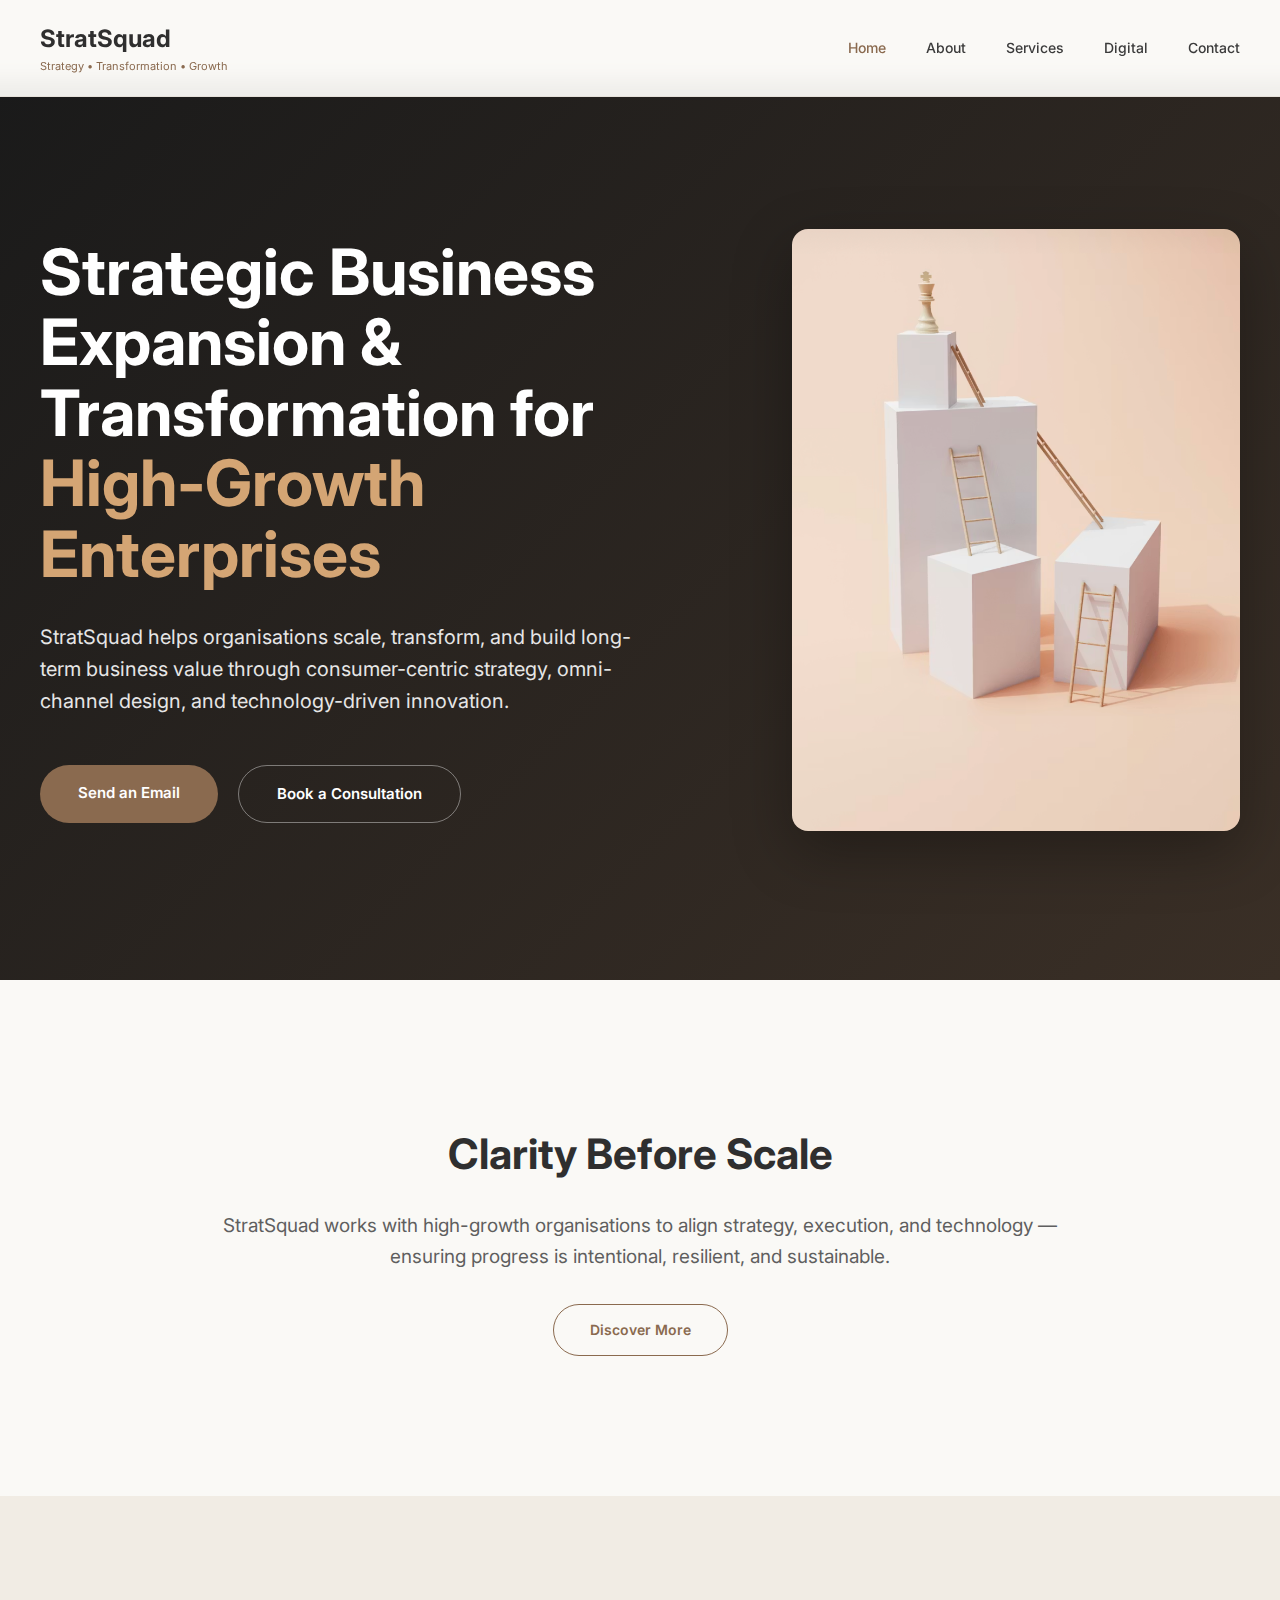
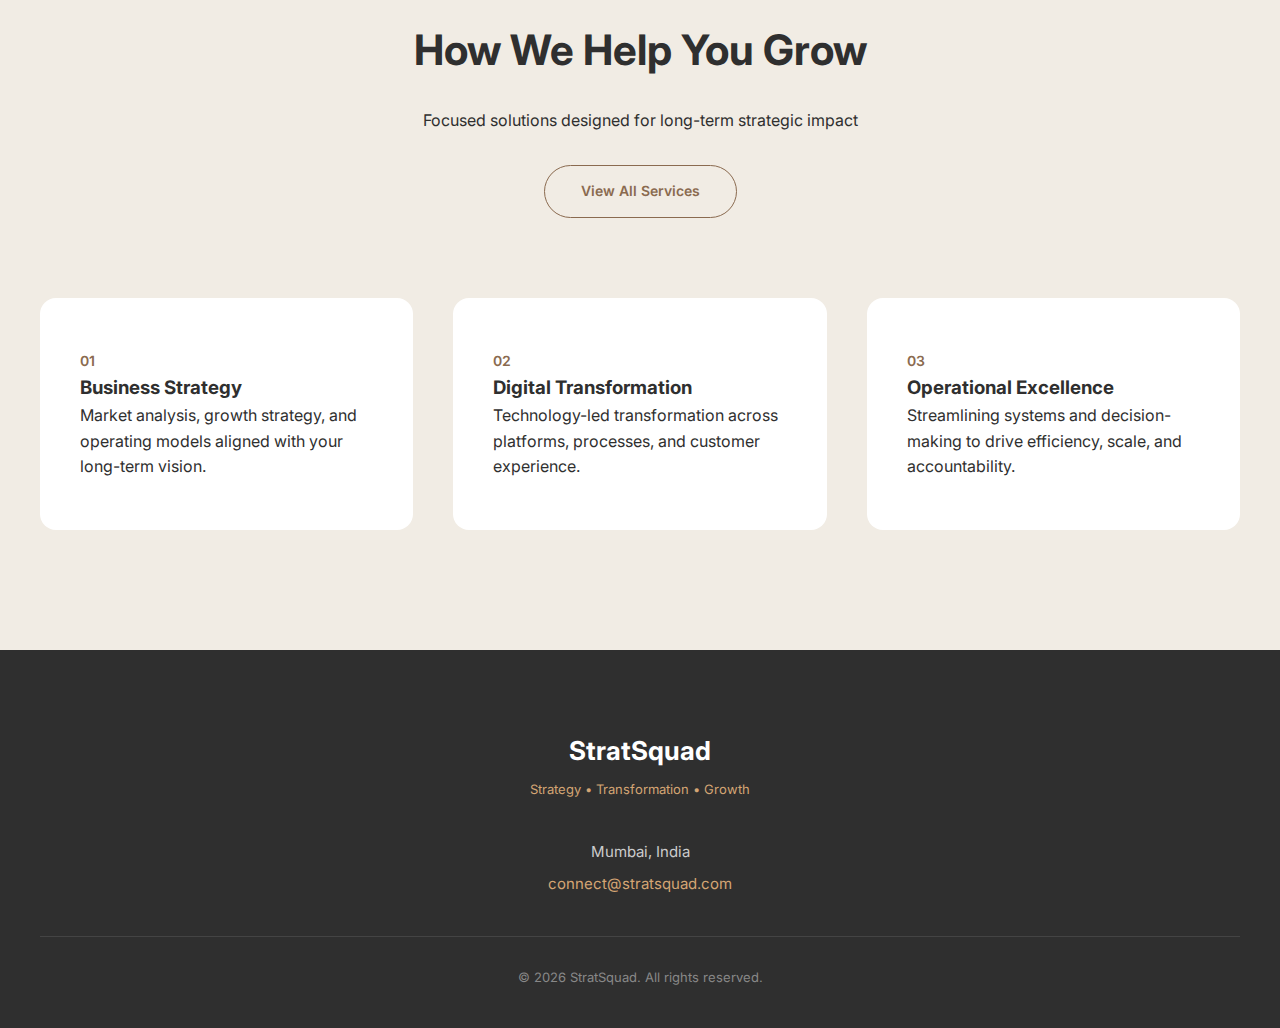
<file: index.html>
<!DOCTYPE html>
<html lang="en">
<head>
  <meta charset="UTF-8" />
  <meta name="viewport" content="width=device-width, initial-scale=1" />
  <title>StratSquad | Strategy • Transformation • Growth</title>
  <meta name="description" content="StratSquad partners with founders, boards, and leadership teams to build clarity, enable confident growth, and create long-term enterprise value through strategic business expansion and transformation.">

  <!-- Google Font -->
  <link href="https://fonts.googleapis.com/css2?family=Inter:wght@300;400;500;600;700&display=swap" rel="stylesheet">
  
  <!-- Favicon -->
  <link rel="icon" type="image/png" href="favicon.png">

  <!-- CSS -->
  <link rel="stylesheet" href="style.css">
</head>

<body>

<!-- ================= HEADER ================= -->
<header class="site-header">
  <div class="header-container">

    <div class="logo-area">
      <a href="index.html">
        <span class="logo">StratSquad</span>
        <span class="tagline">Strategy • Transformation • Growth</span>
      </a>
    </div>

    <!-- Hamburger Menu Button -->
    <button class="hamburger" id="hamburger" aria-label="Toggle navigation menu">
      <span></span>
      <span></span>
      <span></span>
    </button>

    <nav class="nav-links" id="navLinks">
      <a href="index.html" class="active">Home</a>
      <a href="about.html">About</a>
      <a href="services.html">Services</a>
      <a href="digital.html">Digital</a>
      <a href="contact.html">Contact</a>
    </nav>

  </div>
</header>

<!-- ================= HERO ================= -->
<section class="hero">
  <div class="hero-container">

    <div class="hero-text">
      <h1>
        Strategic Business<br>
        Expansion &<br>
        Transformation for<br>
        <span>High-Growth Enterprises</span>
      </h1>

      <p class="hero-subtext">
        StratSquad helps organisations scale, transform, and build long-term business value through consumer-centric strategy, omni-channel design, and technology-driven innovation.
      </p>

      <div class="hero-cta">
        <a href="mailto:connect@stratsquad.com" class="hero-btn primary">
          Send an Email
        </a>
        <a href="contact.html" class="hero-btn secondary">
          Book a Consultation
        </a>
      </div>
    </div>

    <div class="hero-image">
      <img src="image.png" alt="Strategic business planning session with StratSquad consultants">
    </div>

  </div>
</section>

<!-- ================= BRIEF INTRO ================= -->
<section class="brief-intro">
  <div class="intro-container">

    <h2 class="section-title">Clarity Before Scale</h2>

    <p>
      StratSquad works with high-growth organisations to align
      strategy, execution, and technology — ensuring progress
      is intentional, resilient, and sustainable.
    </p>

    <a href="about.html" class="soft-btn">Discover More</a>

  </div>
</section>

<!-- ================= SERVICES ================= -->
<section class="services-preview">
  <div class="services-container">

    <div class="services-header">
     <h2 class="section-title">How We Help You Grow</h2>
      <p>Focused solutions designed for long-term strategic impact</p>

      <a href="services.html" class="soft-btn">View All Services</a>
    </div>

    <div class="services-grid">

      <div class="service-card">
        <span class="service-number">01</span>
        <h3>Business Strategy</h3>
        <p>
          Market analysis, growth strategy, and operating models
          aligned with your long-term vision.
        </p>
      </div>

      <div class="service-card">
        <span class="service-number">02</span>
        <h3>Digital Transformation</h3>
        <p>
          Technology-led transformation across platforms,
          processes, and customer experience.
        </p>
      </div>

      <div class="service-card">
        <span class="service-number">03</span>
        <h3>Operational Excellence</h3>
        <p>
          Streamlining systems and decision-making to drive
          efficiency, scale, and accountability.
        </p>
      </div>

    </div>

  </div>
</section>

<!-- ================= FOOTER ================= -->
<footer class="site-footer">
  <div class="footer-container">

    <div class="footer-logo">StratSquad</div>
    <div class="footer-tagline">Strategy • Transformation • Growth</div>

    <div class="footer-info">
      <p>Mumbai, India</p>
      <p><a href="mailto:connect@stratsquad.com">connect@stratsquad.com</a></p>
    </div>

    <div class="footer-copy">
      &copy; 2026 StratSquad. All rights reserved.
    </div>

  </div>
</footer>

<!-- ================= JAVASCRIPT ================= -->
<script>
  const hamburger = document.getElementById('hamburger');
  const navLinks = document.getElementById('navLinks');
  
  // Toggle menu
  hamburger.addEventListener('click', function(e) {
    e.stopPropagation();
    this.classList.toggle('active');
    navLinks.classList.toggle('active');
    
    // Prevent body scroll when menu is open
    if (navLinks.classList.contains('active')) {
      document.body.style.overflow = 'hidden';
    } else {
      document.body.style.overflow = '';
    }
  });
  
  // Close menu when clicking nav links
  const navItems = navLinks.querySelectorAll('a');
  navItems.forEach(item => {
    item.addEventListener('click', function() {
      hamburger.classList.remove('active');
      navLinks.classList.remove('active');
      document.body.style.overflow = '';
    });
  });
  
  // Close menu when clicking outside
  document.addEventListener('click', function(e) {
    if (window.innerWidth <= 768) {
      if (!navLinks.contains(e.target) && !hamburger.contains(e.target)) {
        hamburger.classList.remove('active');
        navLinks.classList.remove('active');
        document.body.style.overflow = '';
      }
    }
  });
  
  // Reset on window resize
  window.addEventListener('resize', function() {
    if (window.innerWidth > 768) {
      hamburger.classList.remove('active');
      navLinks.classList.remove('active');
      document.body.style.overflow = '';
    }
  });
</script>

</body>
</html>
</file>
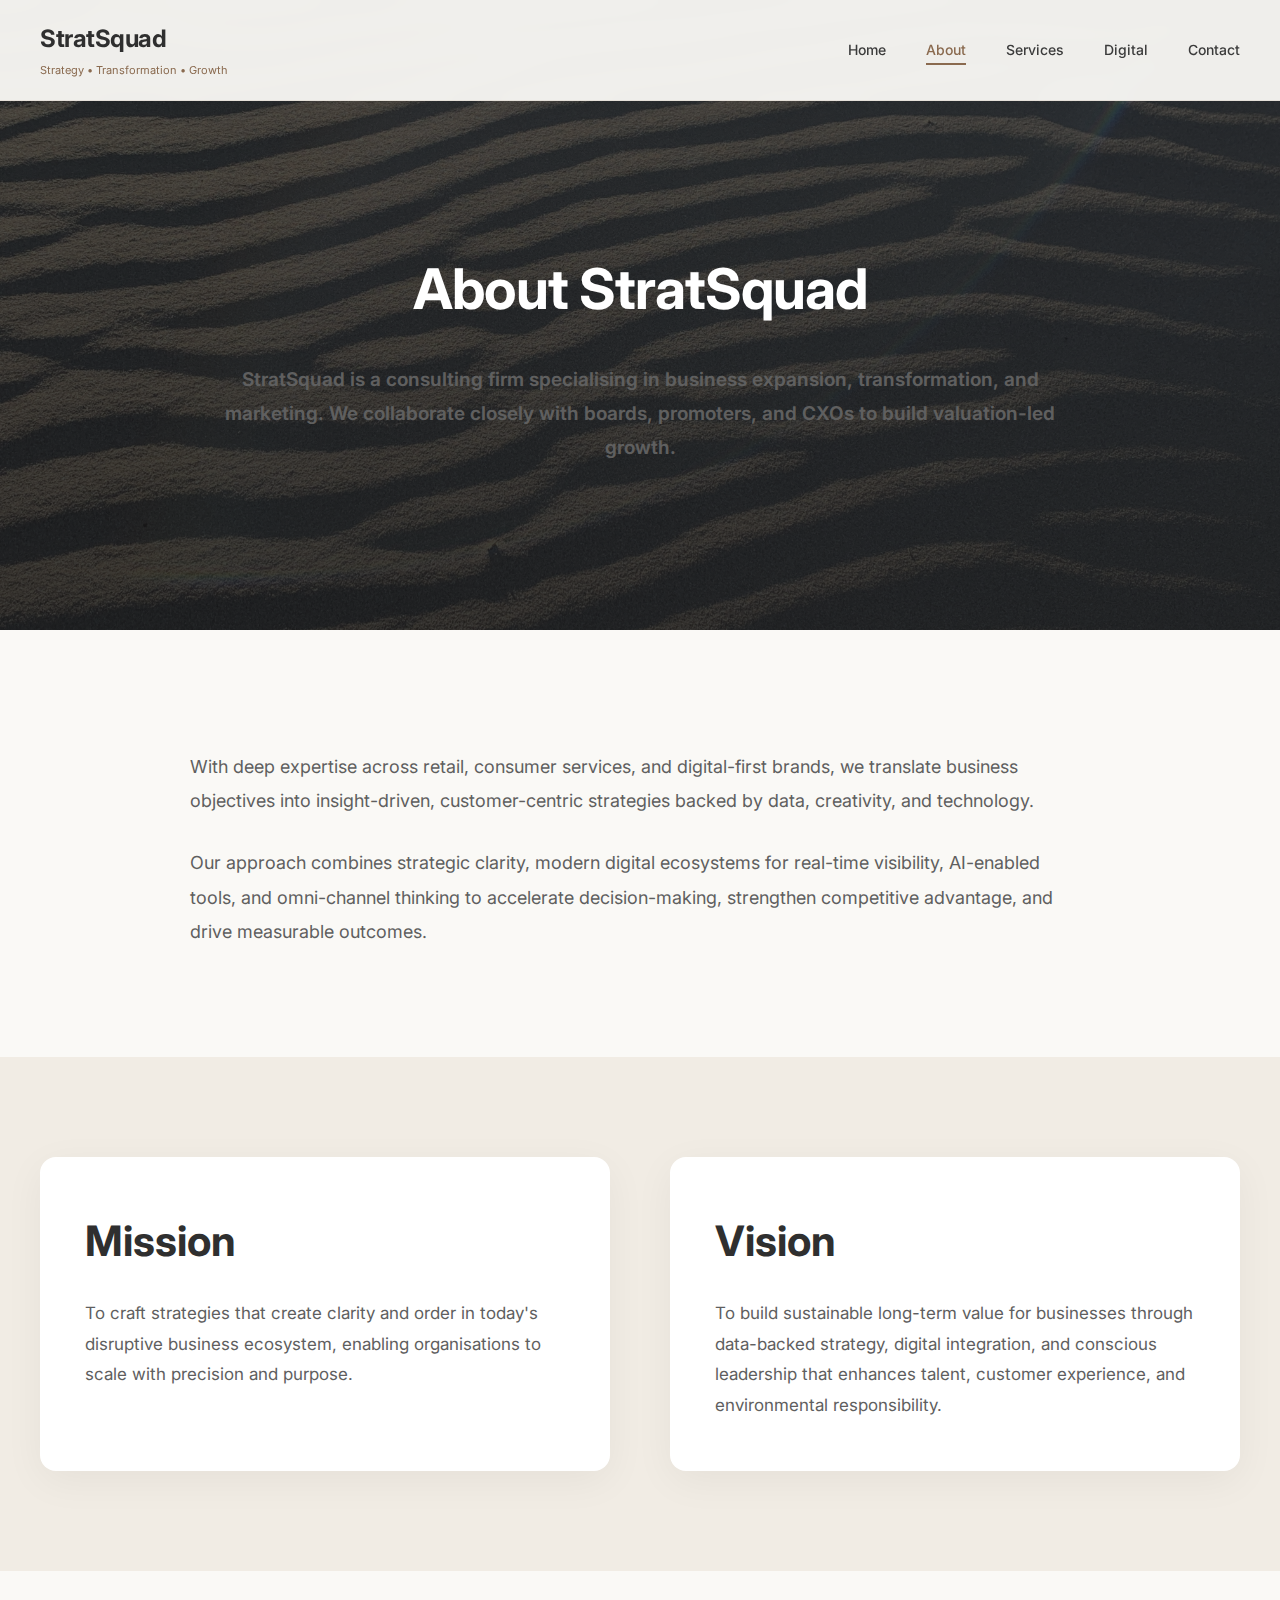
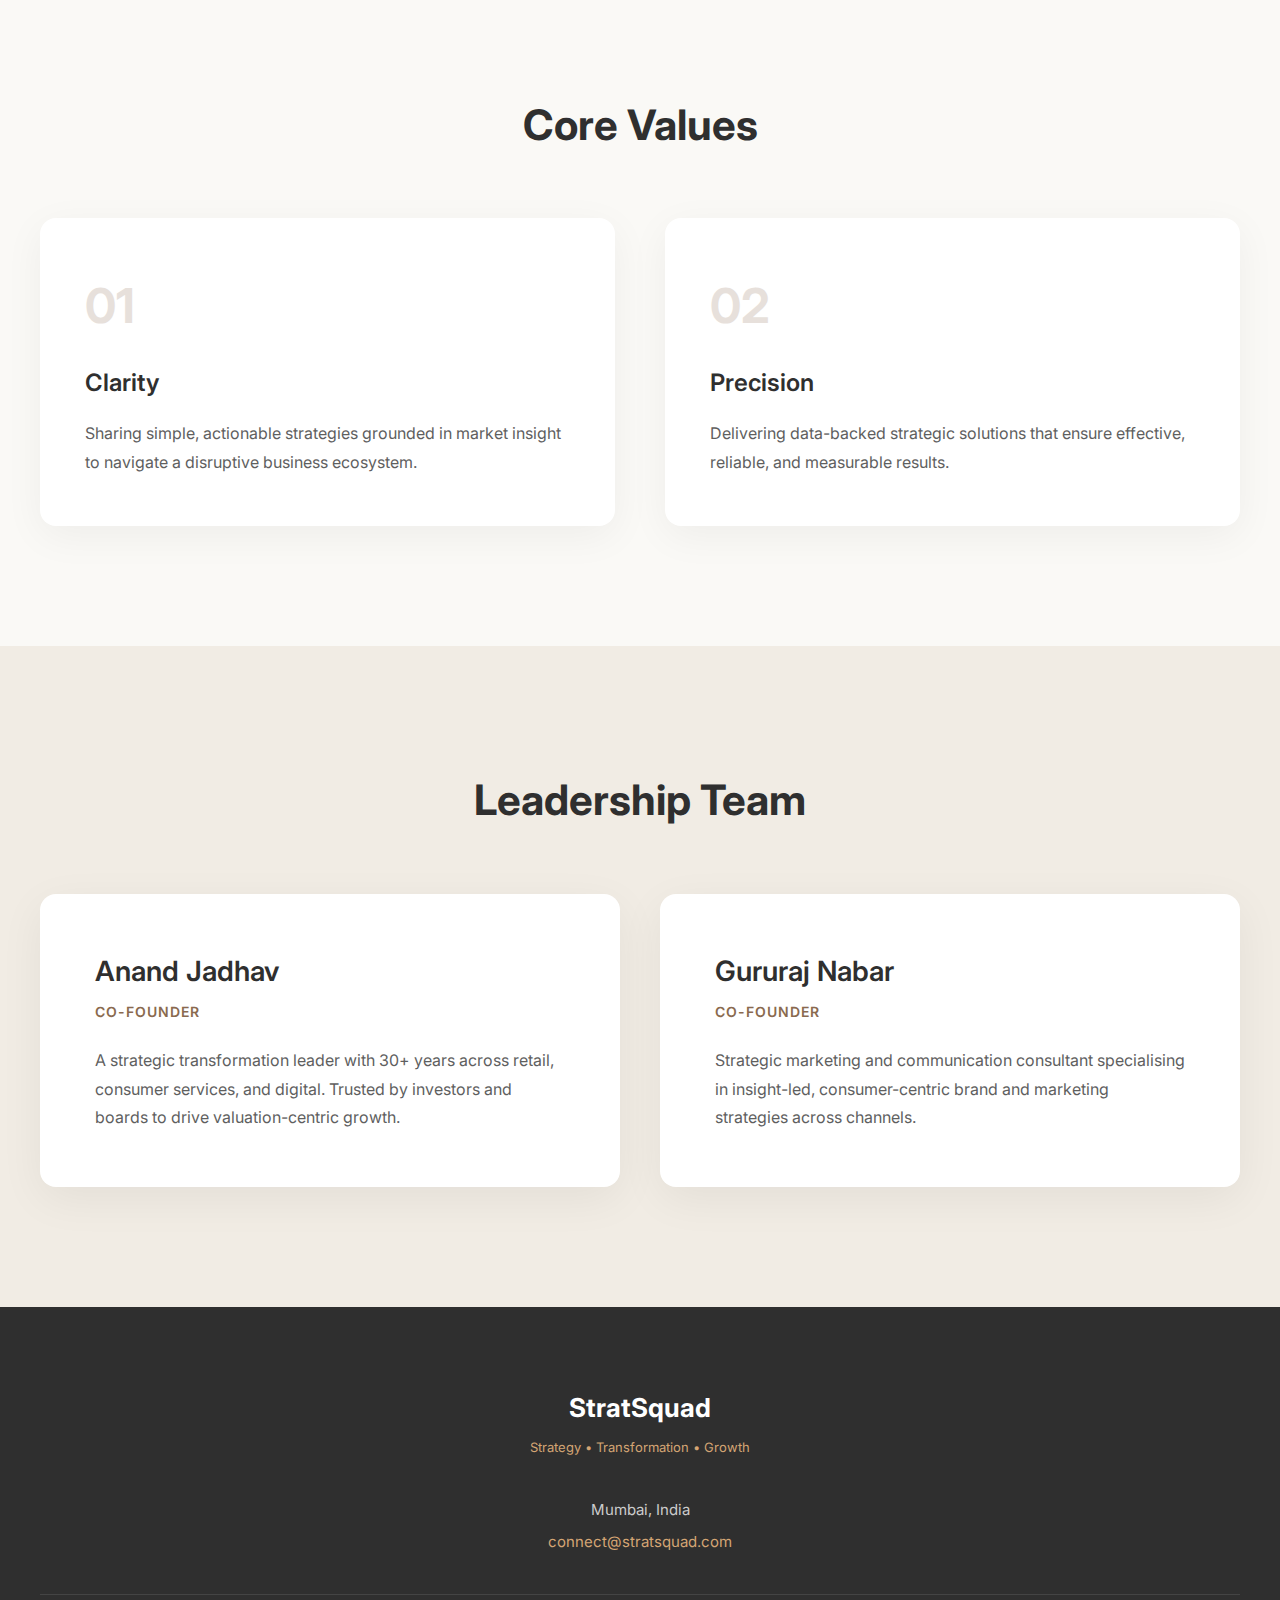
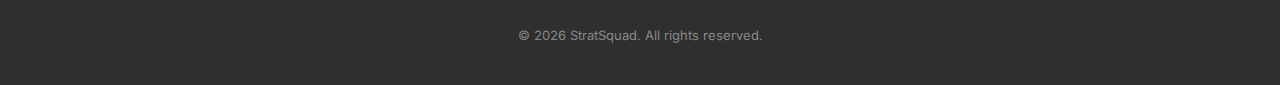
<file: about.html>
<!DOCTYPE html>
<html lang="en">
<head>
  <meta charset="UTF-8" />
  <meta name="viewport" content="width=device-width, initial-scale=1" />
  <title>About Us | StratSquad</title>
  <meta name="description" content="StratSquad is a consulting firm specialising in business expansion, transformation, and marketing. We work with boards, promoters, and CXOs to build valuation-led growth.">

  <!-- Google Font -->
  <link href="https://fonts.googleapis.com/css2?family=Inter:wght@300;400;500;600;700&display=swap" rel="stylesheet">
  
  <!-- Favicon -->
  <link rel="icon" type="image/png" href="favicon.png">

  <!-- CSS -->
  <link rel="stylesheet" href="about.css">
  <link rel="stylesheet" href="style.css">
  
</head>

<body>

<!-- ================= HEADER ================= -->
<header class="site-header">
  <div class="header-container">

    <div class="logo-area">
      <a href="index.html">
        <span class="logo">StratSquad</span>
        <span class="tagline">Strategy • Transformation • Growth</span>
      </a>
    </div>

    <!-- Hamburger Menu Button -->
    <button class="hamburger" id="hamburger" aria-label="Toggle navigation menu">
      <span></span>
      <span></span>
      <span></span>
    </button>

    <nav class="nav-links" id="navLinks">
      <a href="index.html">Home</a>
      <a href="about.html" class="active">About</a>
      <a href="services.html">Services</a>
      <a href="digital.html">Digital</a>
      <a href="contact.html">Contact</a>
    </nav>

  </div>
</header>

<!-- ================= PAGE INTRO ================= -->
<section class="page-intro image-intro">
  <div class="intro-overlay"></div>

  <div class="intro-container">
    <h1>About StratSquad</h1>

    <p>
      StratSquad is a consulting firm specialising in business expansion,
      transformation, and marketing. We collaborate closely with boards,
      promoters, and CXOs to build valuation-led growth.
    </p>
  </div>
</section>

<!-- ================= ABOUT DETAIL ================= -->
<section class="about-detail">
  <div class="content-container narrow">

    <p>
      With deep expertise across retail, consumer services, and digital-first
      brands, we translate business objectives into insight-driven,
      customer-centric strategies backed by data, creativity, and technology.
    </p>

    <p>
      Our approach combines strategic clarity, modern digital ecosystems for
      real-time visibility, AI-enabled tools, and omni-channel thinking to
      accelerate decision-making, strengthen competitive advantage, and drive
      measurable outcomes.
    </p>

  </div>
</section>

<!-- ================= MISSION & VISION ================= -->
<section class="mission-vision">
  <div class="content-container two-column">

    <div class="mv-card">
      <h2 class="section-title">Mission</h2>
      <p>
        To craft strategies that create clarity and order in today's disruptive
        business ecosystem, enabling organisations to scale with precision
        and purpose.
      </p>
    </div>

    <div class="mv-card">
      <h2 class="section-title">Vision</h2>
      <p>
        To build sustainable long-term value for businesses through
        data-backed strategy, digital integration, and conscious leadership
        that enhances talent, customer experience, and environmental
        responsibility.
      </p>
    </div>

  </div>
</section>

<!-- ================= CORE VALUES ================= -->
<section class="core-values">
  <div class="content-container">

    <h2 class="section-title center">Core Values</h2>

    <div class="values-grid">

      <div class="value-card">
        <span>01</span>
        <h3>Clarity</h3>
        <p>
          Sharing simple, actionable strategies grounded in market insight
          to navigate a disruptive business ecosystem.
        </p>
      </div>

      <div class="value-card">
        <span>02</span>
        <h3>Precision</h3>
        <p>
          Delivering data-backed strategic solutions that ensure effective,
          reliable, and measurable results.
        </p>
      </div>

    </div>

  </div>
</section>

<!-- ================= LEADERSHIP ================= -->
<section class="leadership">
  <div class="content-container">

    <h2 class="section-title center">Leadership Team</h2>

    <div class="leadership-grid">

      <div class="leader-card">
        <h4>Anand Jadhav</h4>
        <span>Co-Founder</span>
        <p>
          A strategic transformation leader with 30+ years across retail,
          consumer services, and digital. Trusted by investors and boards
          to drive valuation-centric growth.
        </p>
      </div>

      <div class="leader-card">
        <h4>Gururaj Nabar</h4>
        <span>Co-Founder</span>
        <p>
          Strategic marketing and communication consultant specialising in
          insight-led, consumer-centric brand and marketing strategies
          across channels.
        </p>
      </div>

    </div>

  </div>
</section>

<!-- ================= FOOTER ================= -->
<footer class="site-footer">
  <div class="footer-container">

    <div class="footer-logo">StratSquad</div>
    <div class="footer-tagline">Strategy • Transformation • Growth</div>

    <div class="footer-info">
      <p>Mumbai, India</p>
      <p><a href="mailto:connect@stratsquad.com">connect@stratsquad.com</a></p>
    </div>

    <div class="footer-copy">
      &copy; 2026 StratSquad. All rights reserved.
    </div>

  </div>
</footer>

<!-- ================= JAVASCRIPT ================= -->
<script>
  const hamburger = document.getElementById('hamburger');
  const navLinks = document.getElementById('navLinks');
  
  // Toggle menu
  hamburger.addEventListener('click', function(e) {
    e.stopPropagation();
    this.classList.toggle('active');
    navLinks.classList.toggle('active');
    
    // Prevent body scroll when menu is open
    if (navLinks.classList.contains('active')) {
      document.body.style.overflow = 'hidden';
    } else {
      document.body.style.overflow = '';
    }
  });
  
  // Close menu when clicking nav links
  const navItems = navLinks.querySelectorAll('a');
  navItems.forEach(item => {
    item.addEventListener('click', function() {
      hamburger.classList.remove('active');
      navLinks.classList.remove('active');
      document.body.style.overflow = '';
    });
  });
  
  // Close menu when clicking outside
  document.addEventListener('click', function(e) {
    if (window.innerWidth <= 768) {
      if (!navLinks.contains(e.target) && !hamburger.contains(e.target)) {
        hamburger.classList.remove('active');
        navLinks.classList.remove('active');
        document.body.style.overflow = '';
      }
    }
  });
  
  // Reset on window resize
  window.addEventListener('resize', function() {
    if (window.innerWidth > 768) {
      hamburger.classList.remove('active');
      navLinks.classList.remove('active');
      document.body.style.overflow = '';
    }
  });
</script>

</body>
</html>
</file>
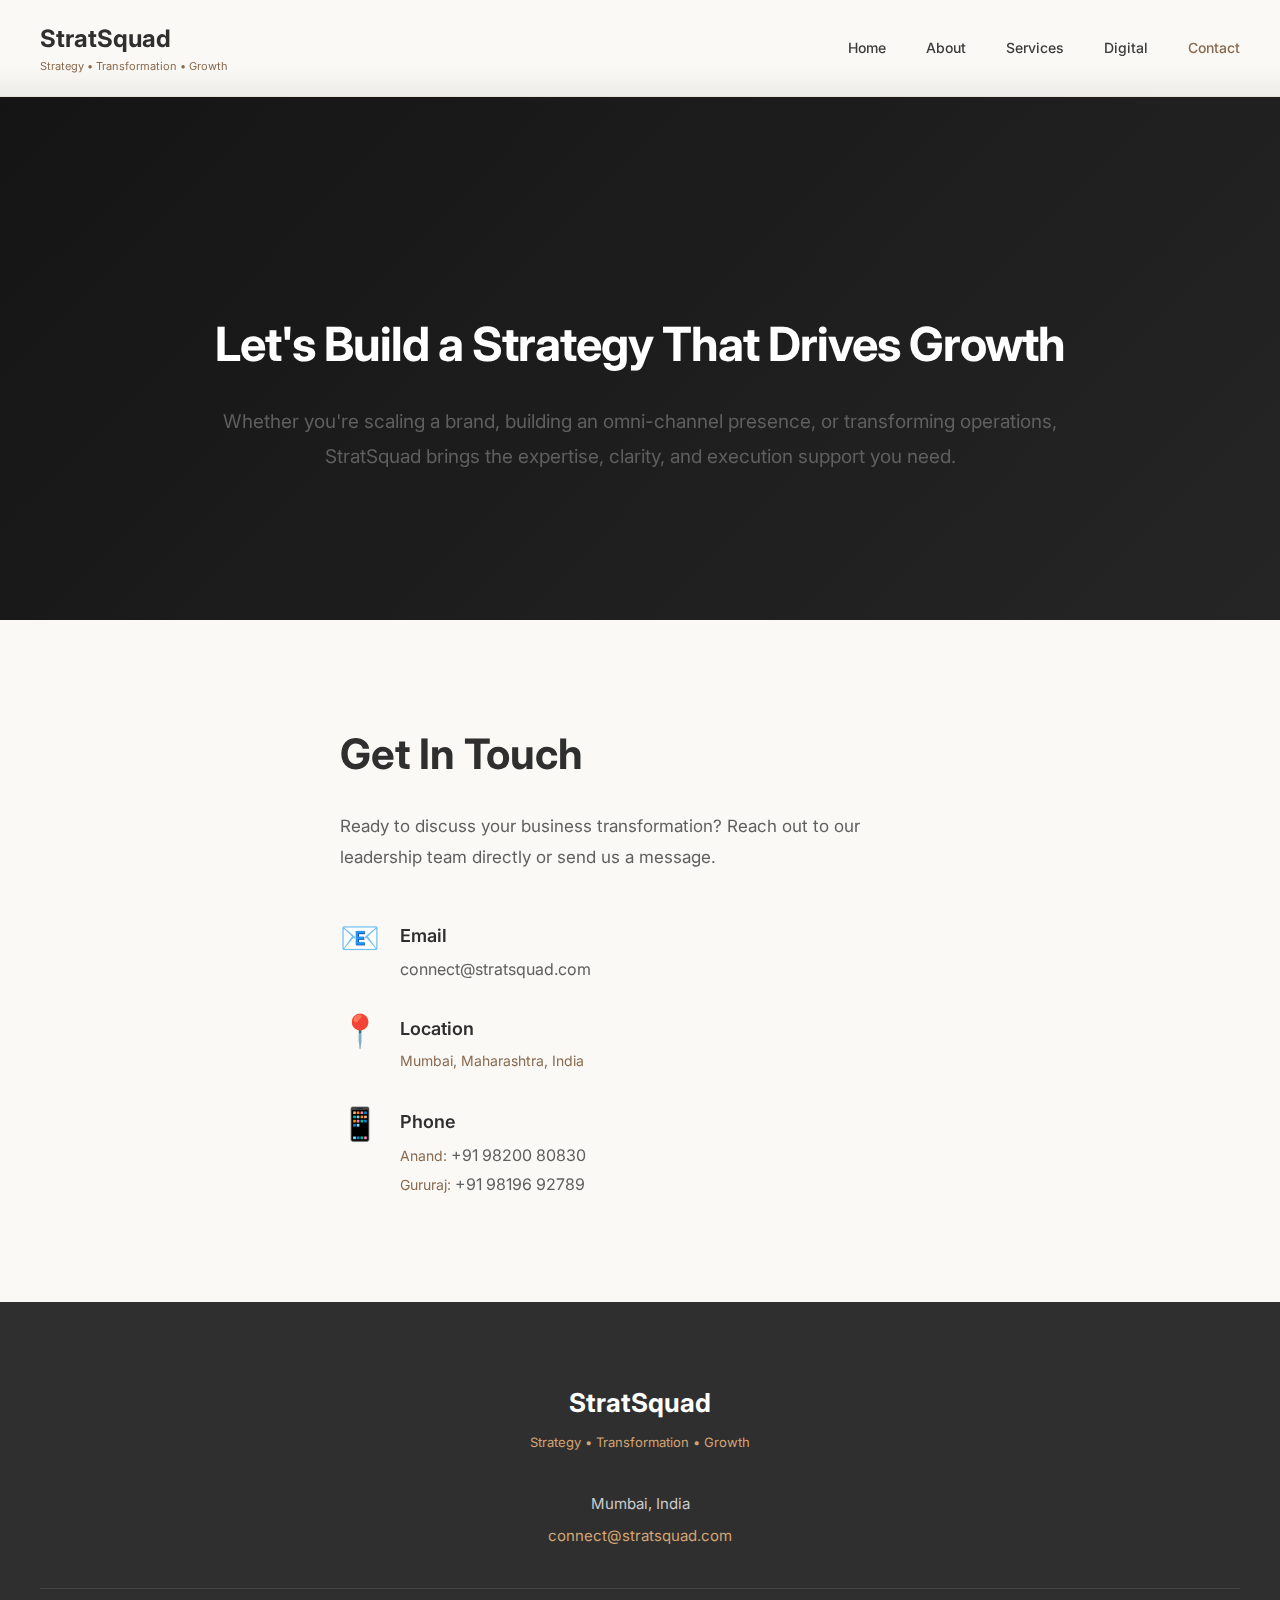
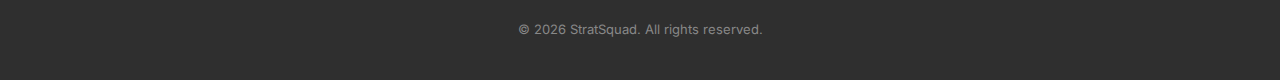
<file: contact.html>
<!DOCTYPE html>
<html lang="en">
<head>
  <meta charset="UTF-8" />
  <meta name="viewport" content="width=device-width, initial-scale=1" />
  <title>Contact Us | StratSquad</title>
  <meta name="description" content="Get in touch with StratSquad's leadership team to discuss your business transformation needs. Based in Mumbai, India, we're ready to help you grow.">

  <!-- Google Fonts -->
  <link href="https://fonts.googleapis.com/css2?family=Inter:wght@300;400;500;600;700&display=swap" rel="stylesheet">
  
  <!-- Favicon -->
  <link rel="icon" type="image/png" href="favicon.png">

  <!-- CSS -->
  <link rel="stylesheet" href="contact.css">
  <link rel="stylesheet" href="style.css">
</head>

<body>

<!-- ================= HEADER ================= -->
<header class="site-header">
  <div class="header-container">

    <div class="logo-area">
      <a href="index.html">
        <span class="logo">StratSquad</span>
        <span class="tagline">Strategy • Transformation • Growth</span>
      </a>
    </div>

    <!-- Hamburger Menu Button -->
    <button class="hamburger" id="hamburger" aria-label="Toggle navigation menu">
      <span></span>
      <span></span>
      <span></span>
    </button>

    <nav class="nav-links" id="navLinks">
      <a href="index.html">Home</a>
      <a href="about.html">About</a>
      <a href="services.html">Services</a>
      <a href="digital.html">Digital</a>
      <a href="contact.html" class="active">Contact</a>
    </nav>

  </div>
</header>

<!-- ================= PAGE INTRO ================= -->
<section class="contact-intro">
  <div class="intro-overlay"></div>
  
  <div class="intro-container">
    <h1>Let's Build a Strategy That Drives Growth</h1>
    <p>
      Whether you're scaling a brand, building an omni-channel presence, or 
      transforming operations, StratSquad brings the expertise, clarity, and 
      execution support you need.
    </p>
  </div>
</section>

<!-- ================= CONTACT CONTENT ================= -->
<section class="contact-content">
  <div class="content-container">

    <div class="contact-grid">

      <!-- Contact Information -->
      <div class="contact-info-section">
        <h2 class="section-title">Get In Touch</h2>
        <p class="contact-intro-text">
          Ready to discuss your business transformation? Reach out to our 
          leadership team directly or send us a message.
        </p>

        <div class="contact-details">
          
          <div class="contact-item">
            <div class="contact-icon">📧</div>
            <div class="contact-text">
              <h3>Email</h3>
              <a href="mailto:connect@stratsquad.com">connect@stratsquad.com</a>
            </div>
          </div>

          <div class="contact-item">
            <div class="contact-icon">📍</div>
            <div class="contact-text">
              <h3>Location</h3>
              <p>Mumbai, Maharashtra, India</p>
            </div>
          </div>

          <div class="contact-item">
            <div class="contact-icon">📱</div>
            <div class="contact-text">
              <h3>Phone</h3>
              <p>Anand: <a href="tel:+919820080830">+91 98200 80830</a></p>
              <p>Gururaj: <a href="tel:+919819692789">+91 98196 92789</a></p>
            </div>
          </div>

        </div>
      </div>

      <!-- Contact Form -->
      <div class="contact-form-section">
      </div>

    </div>

  </div>
</section>

<!-- ================= FOOTER ================= -->
<footer class="site-footer">
  <div class="footer-container">

    <div class="footer-logo">StratSquad</div>
    <div class="footer-tagline">Strategy • Transformation • Growth</div>

    <div class="footer-info">
      <p>Mumbai, India</p>
      <p><a href="mailto:connect@stratsquad.com">connect@stratsquad.com</a></p>
    </div>

    <div class="footer-copy">
      &copy; 2026 StratSquad. All rights reserved.
    </div>

  </div>
</footer>

<!-- ================= JAVASCRIPT ================= -->
<script>
  const hamburger = document.getElementById('hamburger');
  const navLinks = document.getElementById('navLinks');
  
  // Toggle menu
  hamburger.addEventListener('click', function(e) {
    e.stopPropagation();
    this.classList.toggle('active');
    navLinks.classList.toggle('active');
    
    // Prevent body scroll when menu is open
    if (navLinks.classList.contains('active')) {
      document.body.style.overflow = 'hidden';
    } else {
      document.body.style.overflow = '';
    }
  });
  
  // Close menu when clicking nav links
  const navItems = navLinks.querySelectorAll('a');
  navItems.forEach(item => {
    item.addEventListener('click', function() {
      hamburger.classList.remove('active');
      navLinks.classList.remove('active');
      document.body.style.overflow = '';
    });
  });
  
  // Close menu when clicking outside
  document.addEventListener('click', function(e) {
    if (window.innerWidth <= 768) {
      if (!navLinks.contains(e.target) && !hamburger.contains(e.target)) {
        hamburger.classList.remove('active');
        navLinks.classList.remove('active');
        document.body.style.overflow = '';
      }
    }
  });
  
  // Reset on window resize
  window.addEventListener('resize', function() {
    if (window.innerWidth > 768) {
      hamburger.classList.remove('active');
      navLinks.classList.remove('active');
      document.body.style.overflow = '';
    }
  });
</script>

</body>
</html>
</file>
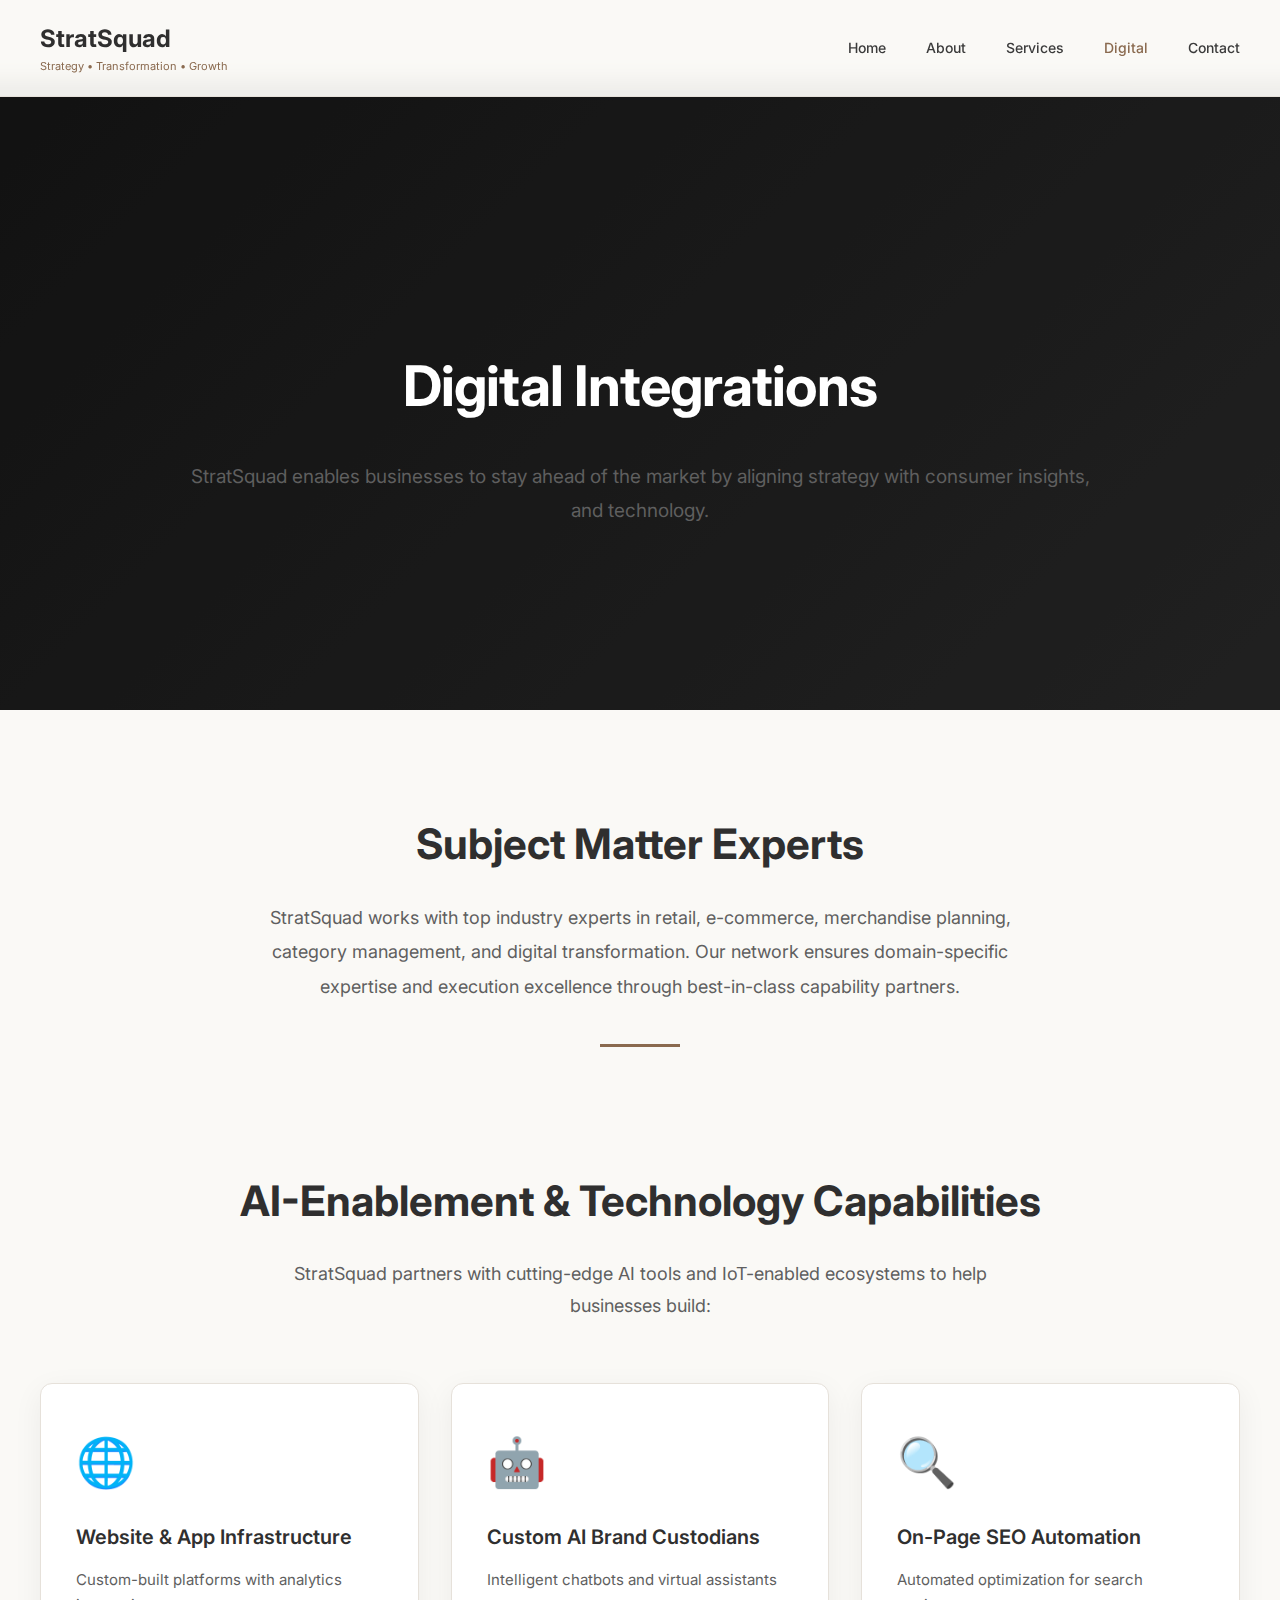
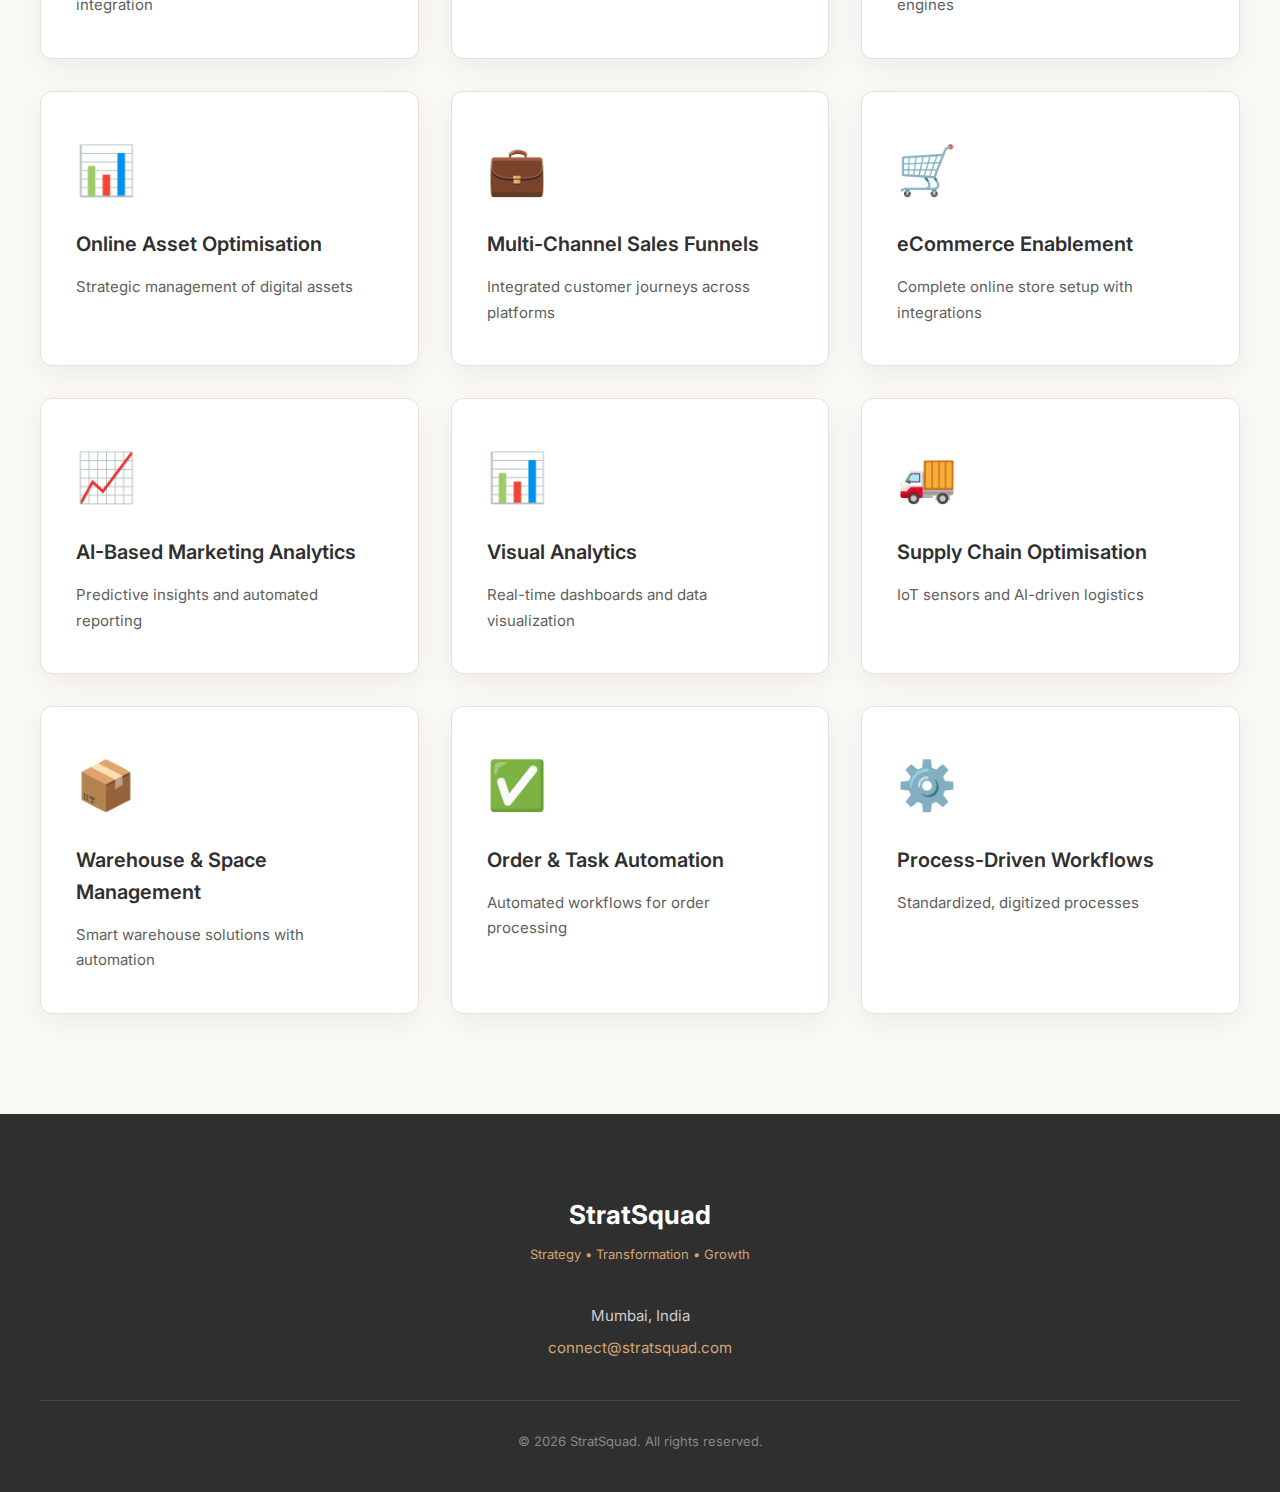
<file: digital.html>
<!DOCTYPE html>
<html lang="en">
<head>
  <meta charset="UTF-8" />
  <meta name="viewport" content="width=device-width, initial-scale=1" />
  <title>Digital & AI Capabilities | StratSquad</title>
  <meta name="description" content="StratSquad enables businesses with AI-powered digital capabilities including brand custodians, IoT integration, visual analytics, and operational efficiency solutions.">

  <!-- Google Fonts -->
  <link href="https://fonts.googleapis.com/css2?family=Inter:wght@300;400;500;600;700&family=Playfair+Display:wght@700&display=swap" rel="stylesheet">
  
  <!-- Favicon -->
  <link rel="icon" type="image/png" href="favicon.png">

  <!-- CSS -->
  <link rel="stylesheet" href="digital.css">
  <link rel="stylesheet" href="style.css">
</head>

<body>

<!-- ================= HEADER ================= -->
<header class="site-header">
  <div class="header-container">

    <div class="logo-area">
      <a href="index.html">
        <span class="logo">StratSquad</span>
        <span class="tagline">Strategy • Transformation • Growth</span>
      </a>
    </div>

    <!-- Hamburger Menu Button -->
    <button class="hamburger" id="hamburger" aria-label="Toggle navigation menu">
      <span></span>
      <span></span>
      <span></span>
    </button>

    <nav class="nav-links" id="navLinks">
      <a href="index.html">Home</a>
      <a href="about.html">About</a>
      <a href="services.html">Services</a>
      <a href="digital.html" class="active">Digital</a>
      <a href="contact.html">Contact</a>
    </nav>

  </div>
</header>

<!-- ================= PAGE INTRO ================= -->
<section class="digital-intro">
  <div class="intro-overlay"></div>
  
  <div class="intro-container">
    <h1>Digital Integrations</h1>
    <p>
      StratSquad enables businesses to stay ahead of the market by aligning 
      strategy with consumer insights, and technology.
    </p>
  </div>
</section>

<!-- ================= OVERVIEW ================= -->
<section class="digital-overview">
  <div class="content-container narrow">
    <h2 class="section-title center">Subject Matter Experts</h2>
    <p class="overview-text">
      StratSquad works with top industry experts in retail, e-commerce, merchandise planning, category management, and digital transformation. Our network ensures domain-specific expertise and execution excellence through best-in-class capability partners.
    </p>
  </div>
</section>

<!-- ================= AI ENABLEMENT ================= -->
<section class="capability-section">
  <div class="content-container">
    
    <div class="capability-header">
      <h2 class="section-title">AI-Enablement & Technology Capabilities</h2>
      <p class="capability-subtitle">
        StratSquad partners with cutting-edge AI tools and IoT-enabled ecosystems to help businesses build:
      </p>
    </div>

    <div class="capability-grid">
      
      <div class="capability-card">
        <div class="card-icon">🌐</div>
        <h3>Website & App Infrastructure</h3>
        <p>Custom-built platforms with analytics integration</p>
      </div>

      <div class="capability-card">
        <div class="card-icon">🤖</div>
        <h3>Custom AI Brand Custodians</h3>
        <p>Intelligent chatbots and virtual assistants</p>
      </div>

      <div class="capability-card">
        <div class="card-icon">🔍</div>
        <h3>On-Page SEO Automation</h3>
        <p>Automated optimization for search engines</p>
      </div>

      <div class="capability-card">
        <div class="card-icon">📊</div>
        <h3>Online Asset Optimisation</h3>
        <p>Strategic management of digital assets</p>
      </div>

      <div class="capability-card">
        <div class="card-icon">💼</div>
        <h3>Multi-Channel Sales Funnels</h3>
        <p>Integrated customer journeys across platforms</p>
      </div>

      <div class="capability-card">
        <div class="card-icon">🛒</div>
        <h3>eCommerce Enablement</h3>
        <p>Complete online store setup with integrations</p>
      </div>

      <div class="capability-card">
        <div class="card-icon">📈</div>
        <h3>AI-Based Marketing Analytics</h3>
        <p>Predictive insights and automated reporting</p>
      </div>

      <div class="capability-card">
        <div class="card-icon">📊</div>
        <h3>Visual Analytics</h3>
        <p>Real-time dashboards and data visualization</p>
      </div>

      <div class="capability-card">
        <div class="card-icon">🚚</div>
        <h3>Supply Chain Optimisation</h3>
        <p>IoT sensors and AI-driven logistics</p>
      </div>

      <div class="capability-card">
        <div class="card-icon">📦</div>
        <h3>Warehouse & Space Management</h3>
        <p>Smart warehouse solutions with automation</p>
      </div>

      <div class="capability-card">
        <div class="card-icon">✅</div>
        <h3>Order & Task Automation</h3>
        <p>Automated workflows for order processing</p>
      </div>

      <div class="capability-card">
        <div class="card-icon">⚙️</div>
        <h3>Process-Driven Workflows</h3>
        <p>Standardized, digitized processes</p>
      </div>

    </div>

  </div>
</section>

<!-- ================= FOOTER ================= -->
<footer class="site-footer">
  <div class="footer-container">

    <div class="footer-logo">StratSquad</div>
    <div class="footer-tagline">Strategy • Transformation • Growth</div>

    <div class="footer-info">
      <p>Mumbai, India</p>
      <p><a href="mailto:connect@stratsquad.com">connect@stratsquad.com</a></p>
    </div>

    <div class="footer-copy">
      &copy; 2026 StratSquad. All rights reserved.
    </div>

  </div>
</footer>

<!-- ================= JAVASCRIPT ================= -->
<script>
  const hamburger = document.getElementById('hamburger');
  const navLinks = document.getElementById('navLinks');
  
  // Toggle menu
  hamburger.addEventListener('click', function(e) {
    e.stopPropagation();
    this.classList.toggle('active');
    navLinks.classList.toggle('active');
    
    // Prevent body scroll when menu is open
    if (navLinks.classList.contains('active')) {
      document.body.style.overflow = 'hidden';
    } else {
      document.body.style.overflow = '';
    }
  });
  
  // Close menu when clicking nav links
  const navItems = navLinks.querySelectorAll('a');
  navItems.forEach(item => {
    item.addEventListener('click', function() {
      hamburger.classList.remove('active');
      navLinks.classList.remove('active');
      document.body.style.overflow = '';
    });
  });
  
  // Close menu when clicking outside
  document.addEventListener('click', function(e) {
    if (window.innerWidth <= 768) {
      if (!navLinks.contains(e.target) && !hamburger.contains(e.target)) {
        hamburger.classList.remove('active');
        navLinks.classList.remove('active');
        document.body.style.overflow = '';
      }
    }
  });
  
  // Reset on window resize
  window.addEventListener('resize', function() {
    if (window.innerWidth > 768) {
      hamburger.classList.remove('active');
      navLinks.classList.remove('active');
      document.body.style.overflow = '';
    }
  });
</script>

</body>
</html>
</file>
<file: contact.css>
/* ========================
   CONTACT PAGE STYLES
======================== */

* {
  margin: 0;
  padding: 0;
  box-sizing: border-box;
}

body {
  font-family: 'Inter', sans-serif;
  background-color: #faf9f6;
  color: #2f2f2f;
  line-height: 1.7;
  overflow-x: hidden;
}

/* ========================
   PAGE INTRO
======================== */
.contact-intro {
  position: relative;
  min-height: 60vh;
  display: flex;
  align-items: center;
  justify-content: center;
  text-align: center;
  background: linear-gradient(135deg, #1a1a1a 0%, #2f2f2f 100%);
  padding: 200px 40px 120px;
  color: #ffffff;
  margin-top: 80px;
}

.intro-overlay {
  position: absolute;
  inset: 0;
  background: rgba(0, 0, 0, 0.2);
  z-index: 1;
}

.contact-intro .intro-container {
  position: relative;
  z-index: 2;
  max-width: 900px;
}

.contact-intro h1 {
  font-size: 47px;
  font-weight: 700;
  letter-spacing: -1px;
  margin-bottom: 24px;
}

.contact-intro p {
  font-size: 19px;
  line-height: 1.8;
  color: #e6e6e6;
}

/* ========================
   CONTACT CONTENT
======================== */
.contact-content {
  background: #faf9f6;
  padding: 100px 40px;
}

.content-container {
  max-width: 1400px;
  margin: 0 auto;
}

.contact-grid {
  display: grid;
  grid-template-columns: 1fr;
  gap: 80px;
  align-items: start;
  justify-items: center;
  max-width: 600px;
  margin: 0 auto;
}

/* ========================
   CONTACT INFO SECTION
======================== */
.contact-info-section {
  position: sticky;
  top: 120px;
}

.section-title {
  font-size: 38px;
  font-weight: 700;
  margin-bottom: 20px;
  color: #2f2f2f;
}

.contact-intro-text {
  font-size: 17px;
  line-height: 1.8;
  color: #5f5f5f;
  margin-bottom: 50px;
}

.contact-details {
  display: flex;
  flex-direction: column;
  gap: 32px;
}

.contact-item {
  display: flex;
  gap: 20px;
  align-items: start;
}

.contact-icon {
  font-size: 32px;
  line-height: 1;
}

.contact-text h3 {
  font-size: 18px;
  font-weight: 600;
  margin-bottom: 6px;
  color: #2f2f2f;
}

.contact-text p {
  font-size: 14px;
  color: #8a6a4f;
  margin-bottom: 4px;
}

.contact-text a {
  color: #5f5f5f;
  font-size: 16px;
  transition: color 0.3s ease;
  text-decoration: none;
}

.contact-text a:hover {
  color: #8a6a4f;
}

/* ========================
   CONTACT FORM SECTION
======================== */
.contact-form-section {
  display: none;
  background: #ffffff;
  padding: 50px;
  border-radius: 16px;
  box-shadow: 0 10px 40px rgba(0, 0, 0, 0.08);
  border: 1px solid #e6e1da;
}

.form-container h3 {
  font-size: 28px;
  font-weight: 600;
  margin-bottom: 12px;
  color: #2f2f2f;
}

.form-subtitle {
  font-size: 15px;
  color: #5f5f5f;
  margin-bottom: 40px;
}

.contact-form {
  display: flex;
  flex-direction: column;
  gap: 24px;
}

.form-group {
  display: flex;
  flex-direction: column;
  gap: 8px;
}

.form-group label {
  font-size: 14px;
  font-weight: 600;
  color: #2f2f2f;
}

.form-group input,
.form-group select,
.form-group textarea {
  padding: 14px 16px;
  border: 1.5px solid #e6e1da;
  border-radius: 8px;
  font-size: 15px;
  font-family: 'Inter', sans-serif;
  color: #2f2f2f;
  background: #faf9f6;
  transition: all 0.3s ease;
}

.form-group input:focus,
.form-group select:focus,
.form-group textarea:focus {
  outline: none;
  border-color: #8a6a4f;
  background: #ffffff;
  box-shadow: 0 0 0 3px rgba(138, 106, 79, 0.1);
}

.form-group textarea {
  resize: vertical;
  min-height: 140px;
}

.submit-btn {
  padding: 16px 40px;
  background: #8a6a4f;
  color: #ffffff;
  border: none;
  border-radius: 8px;
  font-size: 16px;
  font-weight: 600;
  cursor: pointer;
  transition: all 0.3s ease;
  margin-top: 10px;
}

.submit-btn:hover {
  background: #6d5440;
  transform: translateY(-2px);
  box-shadow: 0 8px 24px rgba(138, 106, 79, 0.3);
}

.submit-btn:active {
  transform: translateY(0);
}

/* ========================
   CTA SECTION
======================== */
.contact-cta {
  background: #f1ece4;
  padding: 100px 40px;
  text-align: center;
}

.cta-container {
  max-width: 900px;
  margin: 0 auto;
}

.contact-cta h2 {
  font-size: 38px;
  font-weight: 700;
  margin-bottom: 16px;
  color: #2f2f2f;
}

.contact-cta p {
  font-size: 18px;
  color: #5f5f5f;
  margin-bottom: 40px;
  line-height: 1.8;
}

.cta-buttons {
  display: flex;
  gap: 20px;
  justify-content: center;
  flex-wrap: wrap;
}

.cta-btn {
  padding: 16px 40px;
  border-radius: 50px;
  font-size: 16px;
  font-weight: 600;
  transition: all 0.3s ease;
  display: inline-block;
  text-decoration: none;
}

.cta-btn.primary {
  background: #8a6a4f;
  color: #ffffff;
}

.cta-btn.primary:hover {
  background: #6d5440;
  transform: translateY(-2px);
  box-shadow: 0 8px 24px rgba(138, 106, 79, 0.3);
}

/* ========================
   RESPONSIVE
======================== */
@media (max-width: 968px) {
  .contact-grid {
    grid-template-columns: 1fr;
    gap: 60px;
  }

  .contact-info-section {
    position: static;
  }
}

@media (max-width: 768px) {
  /* Page Intro */
  .contact-intro {
    padding: 160px 20px 100px;
    min-height: 50vh;
  }

  .contact-intro h1 {
    font-size: 32px;
  }

  .contact-intro p {
    font-size: 16px;
  }

  /* Content */
  .contact-content {
    padding: 80px 20px;
  }

  .section-title {
    font-size: 28px;
  }

  .contact-intro-text {
    font-size: 16px;
    margin-bottom: 40px;
  }

  .contact-details {
    gap: 28px;
  }

  .contact-icon {
    font-size: 28px;
  }

  /* Form Section */
  .contact-form-section {
    padding: 35px 25px;
  }

  .form-container h3 {
    font-size: 24px;
  }

  .form-subtitle {
    font-size: 14px;
    margin-bottom: 30px;
  }

  .contact-form {
    gap: 20px;
  }

  /* CTA Section */
  .contact-cta {
    padding: 80px 20px;
  }

  .contact-cta h2 {
    font-size: 28px;
  }

  .contact-cta p {
    font-size: 16px;
  }

  .cta-buttons {
    flex-direction: column;
    align-items: center;
  }

  .cta-btn {
    width: 100%;
    max-width: 300px;
    text-align: center;
  }
}

@media (max-width: 480px) {
  .contact-intro h1 {
    font-size: 28px;
  }

  .contact-intro p {
    font-size: 15px;
  }

  .section-title {
    font-size: 24px;
  }

  .contact-form-section {
    padding: 30px 20px;
  }

  .contact-cta h2 {
    font-size: 24px;
  }
}
</file>
<file: digital.css>
/* ========================
   DIGITAL PAGE STYLES
======================== */

* {
  margin: 0;
  padding: 0;
  box-sizing: border-box;
}

body {
  font-family: 'Inter', sans-serif;
  background-color: #faf9f6;
  color: #2f2f2f;
  line-height: 1.7;
  overflow-x: hidden;
}

/* ========================
   PAGE INTRO
======================== */
.digital-intro {
  position: relative;
  min-height: 70vh;
  display: flex;
  align-items: center;
  justify-content: center;
  text-align: center;
  background: linear-gradient(135deg, #1a1a1a 0%, #2f2f2f 100%);
  padding: 220px 40px 140px;
  color: #ffffff;
  margin-top: 80px;
}

.intro-overlay {
  position: absolute;
  inset: 0;
  background: rgba(0, 0, 0, 0.3);
  z-index: 1;
}

.digital-intro .intro-container {
  position: relative;
  z-index: 2;
  max-width: 900px;
}

.digital-intro h1 {
  font-size: 56px;
  font-weight: 700;
  letter-spacing: -1px;
  margin-bottom: 28px;
}

.digital-intro p {
  font-size: 20px;
  line-height: 1.8;
  color: #e6e6e6;
}

/* ========================
   OVERVIEW SECTION
======================== */
.digital-overview {
  background: #faf9f6;
  padding: 100px 40px 60px;
}

.content-container {
  max-width: 1200px;
  margin: 0 auto;
}

.content-container.narrow {
  max-width: 900px;
}

.section-title {
  font-size: 42px;
  font-weight: 700;
  margin-bottom: 24px;
  color: #2f2f2f;
}

.section-title.center {
  text-align: center;
}

.overview-text {
  font-size: 18px;
  line-height: 1.9;
  color: #5f5f5f;
  text-align: center;
  max-width: 800px;
  margin: 0 auto;
}

.overview-text::after {
  content: "";
  display: block;
  width: 80px;
  height: 3px;
  background: #8a6a4f;
  margin: 40px auto 0;
}

/* ========================
   CAPABILITY SECTIONS
======================== */
.capability-section {
  background: #faf9f6;
  padding: 60px 40px 100px;
}

.capability-section.alt-bg {
  background: #f1ece4;
}

.capability-header {
  text-align: center;
  margin-bottom: 60px;
}

.capability-subtitle {
  font-size: 18px;
  color: #5f5f5f;
  max-width: 700px;
  margin: 16px auto 0;
  line-height: 1.8;
}

.capability-grid {
  display: grid;
  grid-template-columns: repeat(auto-fit, minmax(320px, 1fr));
  gap: 32px;
  margin-top: 40px;
}

.capabilities-list {
  max-width: 800px;
  margin: 40px auto;
}

.capabilities-list h3 {
  font-size: 22px;
  font-weight: 600;
  margin: 30px 0 20px;
  color: #2f2f2f;
}

.capabilities-list ul {
  list-style: none;
  padding: 0;
}

.capabilities-list ul li {
  font-size: 16px;
  line-height: 1.8;
  color: #5f5f5f;
  margin-bottom: 14px;
  padding-left: 28px;
  position: relative;
}

.capabilities-list ul li::before {
  content: "•";
  position: absolute;
  left: 0;
  color: #8a6a4f;
  font-weight: 700;
  font-size: 18px;
}

.capability-card {
  background: #ffffff;
  padding: 40px 35px;
  border-radius: 12px;
  box-shadow: 0 8px 30px rgba(0, 0, 0, 0.06);
  transition: all 0.3s ease;
  border: 1px solid #e6e1da;
}

.capability-card:hover {
  transform: translateY(-8px);
  box-shadow: 0 12px 40px rgba(138, 106, 79, 0.15);
  border-color: #8a6a4f;
}

.card-icon {
  font-size: 48px;
  margin-bottom: 20px;
}

.capability-card h3 {
  font-size: 20px;
  font-weight: 600;
  margin-bottom: 14px;
  color: #2f2f2f;
}

.capability-card p {
  font-size: 15px;
  line-height: 1.7;
  color: #5f5f5f;
}

/* ========================
   EXPERTISE SECTION
======================== */
.expertise-section {
  background: #faf9f6;
  padding: 100px 40px;
}

.expertise-text {
  font-size: 17px;
  line-height: 1.9;
  color: #5f5f5f;
  text-align: center;
  margin: 30px auto 50px;
}

.expertise-areas {
  display: flex;
  flex-wrap: wrap;
  gap: 16px;
  justify-content: center;
  margin-top: 40px;
}

.expertise-tag {
  background: #ffffff;
  border: 2px solid #8a6a4f;
  color: #8a6a4f;
  padding: 12px 28px;
  border-radius: 50px;
  font-size: 14px;
  font-weight: 600;
  transition: all 0.3s ease;
}

.expertise-tag:hover {
  background: #8a6a4f;
  color: #ffffff;
}

/* ========================
   CTA SECTION
======================== */
.digital-cta {
  background: linear-gradient(135deg, #2f2f2f 0%, #1a1a1a 100%);
  padding: 100px 40px;
  text-align: center;
  color: #ffffff;
}

.cta-container {
  max-width: 900px;
  margin: 0 auto;
}

.digital-cta h2 {
  font-size: 42px;
  font-weight: 700;
  margin-bottom: 20px;
  color: #ffffff;
}

.digital-cta p {
  font-size: 19px;
  color: #e6e6e6;
  margin-bottom: 40px;
}

.cta-buttons {
  display: flex;
  gap: 20px;
  justify-content: center;
  flex-wrap: wrap;
}

.cta-btn {
  padding: 16px 40px;
  border-radius: 50px;
  font-size: 16px;
  font-weight: 600;
  transition: all 0.3s ease;
  display: inline-block;
}

.cta-btn.primary {
  background: #8a6a4f;
  color: #ffffff;
}

.cta-btn.primary:hover {
  background: #6d5440;
  transform: translateY(-2px);
  box-shadow: 0 8px 24px rgba(138, 106, 79, 0.3);
}

.cta-btn.secondary {
  background: transparent;
  border: 2px solid rgba(255, 255, 255, 0.4);
  color: #ffffff;
}

.cta-btn.secondary:hover {
  border-color: #d4a574;
  background: rgba(212, 165, 116, 0.1);
}

/* ========================
   RESPONSIVE
======================== */
@media (max-width: 768px) {
  /* Page Intro */
  .digital-intro {
    padding: 160px 20px 100px;
    min-height: 60vh;
  }

  .digital-intro h1 {
    font-size: 36px;
  }

  .digital-intro p {
    font-size: 16px;
  }

  /* Section Titles */
  .section-title {
    font-size: 28px;
  }

  .overview-text,
  .capability-subtitle,
  .expertise-text {
    font-size: 16px;
  }

  /* Capability Grid */
  .capability-grid {
    grid-template-columns: 1fr;
    gap: 24px;
  }

  .capability-card {
    padding: 30px 25px;
  }

  .card-icon {
    font-size: 40px;
  }

  .capability-card h3 {
    font-size: 18px;
  }

  /* Sections */
  .digital-overview,
  .capability-section,
  .expertise-section,
  .digital-cta {
    padding: 80px 20px;
  }

  /* CTA */
  .digital-cta h2 {
    font-size: 28px;
  }

  .digital-cta p {
    font-size: 16px;
  }

  .cta-buttons {
    flex-direction: column;
    align-items: center;
  }

  .cta-btn {
    width: 100%;
    max-width: 300px;
    text-align: center;
  }

  /* Expertise Tags */
  .expertise-tag {
    padding: 10px 20px;
    font-size: 13px;
  }
}

@media (max-width: 480px) {
  .digital-intro h1 {
    font-size: 28px;
  }

  .digital-intro p {
    font-size: 15px;
  }

  .section-title {
    font-size: 24px;
  }

  .digital-cta h2 {
    font-size: 24px;
  }
}
</file>
<file: style.css>
/* ================= RESET ================= */
* {
  margin: 0;
  padding: 0;
  box-sizing: border-box;
}

body {
  font-family: 'Inter', sans-serif;
  background: #faf9f6;
  color: #2f2f2f;
  line-height: 1.6;
}

a {
  text-decoration: none;
  color: inherit;
}

img {
  width: 100%;
  display: block;
}

/* ================= HEADER ================= */
.site-header {
  background: rgba(250, 249, 246, 0.95);
  backdrop-filter: blur(10px);
  border-bottom: 1px solid #e6e1da;
  position: fixed;
  width: 100%;
  top: 0;
  z-index: 1000;
}

.header-container {
  max-width: 1400px;
  margin: auto;
  padding: 20px 40px;
  display: flex;
  justify-content: space-between;
  align-items: center;
}

.logo {
  font-size: 24px;
  font-weight: 700;
}

.logo-area a {
  display: flex;
  flex-direction: column;
  align-items: flex-start;
}

.tagline {
  font-size: 11px;
  color: #8a6a4f;
}

.nav-links {
  display: flex;
  gap: 40px;
}

.nav-links a {
  font-size: 14px;
  font-weight: 500;
  color: #3b3b3b;
  transition: color 0.3s ease;
}

.nav-links a:hover,
.nav-links a.active {
  color: #8a6a4f;
}

/* ================= HAMBURGER MENU ================= */
.hamburger {
  display: none;
  flex-direction: column;
  cursor: pointer;
  z-index: 1001;
  background: transparent;
  border: none;
  padding: 8px;
}

.hamburger span {
  width: 28px;
  height: 3px;
  background: #2f2f2f;
  margin: 3px 0;
  transition: all 0.3s ease;
  border-radius: 3px;
}

.hamburger.active span:nth-child(1) {
  transform: rotate(45deg) translate(8px, 8px);
}

.hamburger.active span:nth-child(2) {
  opacity: 0;
}

.hamburger.active span:nth-child(3) {
  transform: rotate(-45deg) translate(8px, -8px);
}

/* ================= HERO ================= */
.hero {
  min-height: 100vh;
  display: flex;
  align-items: center;
  background: linear-gradient(135deg, #1a1a1a, #3a2f26);
  margin-top: 80px;
}

.hero-container {
  max-width: 1400px;
  margin: auto;
  padding: 0 40px;
  display: grid;
  grid-template-columns: 1.2fr 0.8fr;
  gap: 80px;
  align-items: center;
}

.hero-text {
  color: #ffffff;
}

.hero-text h1 {
  font-size: 64px;
  line-height: 1.1;
}

.hero-text span {
  color: #d4a574;
}

.hero-subtext {
  font-size: 20px;
  margin: 32px 0 48px;
  max-width: 600px;
  color: #e6e6e6;
}

.hero-image {
  width: 100%;
}

.hero-image img {
  border-radius: 16px;
  box-shadow: 0 20px 60px rgba(0, 0, 0, 0.3);
}

/* Hero CTA Buttons */
.hero-cta {
  display: flex;
  gap: 20px;
  flex-wrap: wrap;
}

.hero-btn {
  padding: 16px 38px;
  border-radius: 50px;
  font-size: 15px;
  font-weight: 600;
  transition: all 0.3s ease;
}

.hero-btn.primary {
  background: #8a6a4f;
  color: #ffffff;
}

.hero-btn.primary:hover {
  background: #6d5440;
}

.hero-btn.secondary {
  border: 1.5px solid rgba(255, 255, 255, 0.4);
  color: #ffffff;
}

.hero-btn.secondary:hover {
  border-color: #d4a574;
}

/* ================= SOFT BUTTON ================= */
.soft-btn {
  display: inline-block;
  margin-top: 32px;
  padding: 14px 36px;
  border-radius: 50px;
  background: transparent;
  border: 1.5px solid #8a6a4f;
  color: #8a6a4f;
  font-size: 14px;
  font-weight: 600;
  transition: all 0.3s ease;
}

.soft-btn:hover {
  background: #8a6a4f;
  color: #ffffff;
}

/* ================= BRIEF INTRO ================= */
.brief-intro {
  padding: 140px 40px;
  text-align: center;
}

.intro-container {
  max-width: 900px;
  margin: auto;
}

.intro-container h2 {
  font-size: 42px;
  margin-bottom: 24px;
}

.intro-container p {
  font-size: 19px;
  color: #5f5f5f;
}

/* ================= SERVICES ================= */
.services-preview {
  background: #f1ece4;
  padding: 120px 40px;
}

.services-container {
  max-width: 1400px;
  margin: auto;
}

.services-header {
  text-align: center;
  margin-bottom: 80px;
}

.services-grid {
  display: grid;
  grid-template-columns: repeat(auto-fit, minmax(320px, 1fr));
  gap: 40px;
}

.service-card {
  background: #ffffff;
  padding: 50px 40px;
  border-radius: 16px;
}

.service-number {
  font-size: 14px;
  color: #8a6a4f;
  font-weight: 600;
}

/* ================= FOOTER ================= */
.site-footer {
  background: #2f2f2f;
  color: #ccc;
  padding: 80px 40px 40px;
}

.footer-container {
  max-width: 1400px;
  margin: auto;
  text-align: center;
}

.footer-logo {
  font-size: 26px;
  font-weight: 700;
  color: #fff;
  margin-bottom: 8px;
}

.footer-tagline {
  font-size: 13px;
  color: #d4a574;
  margin-bottom: 40px;
}

.footer-info {
  margin: 30px 0;
  font-size: 15px;
}

.footer-info p {
  margin-bottom: 8px;
}

.footer-info a {
  color: #d4a574;
  transition: color 0.3s ease;
}

.footer-info a:hover {
  color: #8a6a4f;
}

.footer-copy {
  font-size: 13px;
  color: #888;
  margin-top: 40px;
  padding-top: 30px;
  border-top: 1px solid rgba(255, 255, 255, 0.1);
}

/* ================= SECTION HEADINGS ================= */
.section-title {
  font-size: 42px;
  font-weight: 700;
  margin-bottom: 24px;
  color: #2f2f2f;
}

/* ================= MOBILE RESPONSIVE ================= */
@media (max-width: 768px) {
  /* Header & Navigation */
  .header-container {
    padding: 16px 20px;
  }

  .logo {
    font-size: 20px;
  }

  .tagline {
    font-size: 9px;
  }

  .hamburger {
    display: flex;
  }

  .nav-links {
    position: fixed;
    top: 0;
    right: -100%;
    height: 100vh;
    width: 280px;
    background: rgba(250, 249, 246, 0.98);
    backdrop-filter: blur(20px);
    flex-direction: column;
    justify-content: center;
    align-items: center;
    gap: 32px;
    transition: right 0.4s ease;
    box-shadow: -4px 0 20px rgba(0, 0, 0, 0.1);
    border-left: 1px solid #e6e1da;
  }

  .nav-links.active {
    right: 0;
  }

  .nav-links a {
    font-size: 18px;
    padding: 12px 24px;
  }

  /* Hero Section */
  .hero {
    min-height: auto;
    padding: 100px 0 60px;
  }

  .hero-container {
    grid-template-columns: 1fr;
    gap: 40px;
    padding: 0 20px;
  }

  .hero-text h1 {
    font-size: 36px;
    line-height: 1.2;
  }

  .hero-subtext {
    font-size: 16px;
    margin: 24px 0 32px;
  }

  .hero-cta {
    flex-direction: column;
  }

  .hero-btn {
    width: 100%;
    text-align: center;
    justify-content: center;
  }

  .hero-image {
    order: -1;
  }

  /* Brief Intro */
  .brief-intro {
    padding: 80px 20px;
  }

  .intro-container h2 {
    font-size: 32px;
  }

  .intro-container p {
    font-size: 16px;
  }

  /* Services */
  .services-preview {
    padding: 80px 20px;
  }

  .services-header {
    margin-bottom: 50px;
  }

  .services-grid {
    grid-template-columns: 1fr;
    gap: 30px;
  }

  .service-card {
    padding: 35px 25px;
  }

  /* Footer */
  .site-footer {
    padding: 60px 20px;
  }

  .footer-logo {
    font-size: 22px;
  }

  /* Section Titles */
  .section-title {
    font-size: 28px;
  }
}

@media (max-width: 480px) {
  .nav-links {
    width: 100%;
  }

  .logo {
    font-size: 18px;
  }

  .tagline {
    font-size: 8px;
  }

  .hero-text h1 {
    font-size: 28px;
  }

  .hero-subtext {
    font-size: 15px;
  }
}
</file>
<file: about.css>
/* ========================
   RESET & BASE
======================== */
* {
  margin: 0;
  padding: 0;
  box-sizing: border-box;
}

body {
  font-family: "Inter", sans-serif;
  background-color: #faf9f6;
  color: #2f2f2f;
  line-height: 1.7;
  overflow-x: hidden;
}

a {
  text-decoration: none;
  color: inherit;
}

/* ========================
   HEADER
======================== */
.site-header {
  background: rgba(250, 249, 246, 0.95);
  backdrop-filter: blur(10px);
  border-bottom: 1px solid #e6e1da;
  position: fixed;
  top: 0;
  left: 0;
  right: 0;
  z-index: 1000;
  transition: all 0.3s ease;
}

.header-container {
  max-width: 1400px;
  margin: auto;
  padding: 20px 40px;
  display: flex;
  justify-content: space-between;
  align-items: center;
}

.logo-area .logo {
  font-size: 24px;
  font-weight: 700;
  letter-spacing: -0.5px;
  color: #2f2f2f;
}

.tagline {
  display: block;
  font-size: 11px;
  color: #8a6a4f;
  margin-top: 4px;
  font-weight: 400;
}

.nav-links {
  display: flex;
  align-items: center;
  gap: 40px;
}

.nav-links a {
  font-size: 14px;
  font-weight: 500;
  color: #3b3b3b;
  position: relative;
  transition: color 0.3s ease;
}

.nav-links a::after {
  content: '';
  position: absolute;
  bottom: -4px;
  left: 0;
  width: 0;
  height: 2px;
  background: #8a6a4f;
  transition: width 0.3s ease;
}

.nav-links a:hover::after,
.nav-links a.active::after {
  width: 100%;
}

.nav-links a:hover,
.nav-links a.active {
  color: #8a6a4f;
}

/* ================= HAMBURGER MENU ================= */
.hamburger {
  display: none;
  flex-direction: column;
  cursor: pointer;
  z-index: 1001;
  background: transparent;
  border: none;
  padding: 8px;
}

.hamburger span {
  width: 28px;
  height: 3px;
  background: #2f2f2f;
  margin: 3px 0;
  transition: all 0.3s ease;
  border-radius: 3px;
}

.hamburger.active span:nth-child(1) {
  transform: rotate(45deg) translate(8px, 8px);
}

.hamburger.active span:nth-child(2) {
  opacity: 0;
}

.hamburger.active span:nth-child(3) {
  transform: rotate(-45deg) translate(8px, -8px);
}

/* ========================
   PAGE INTRO (IMAGE)
======================== */
.image-intro {
  position: relative;
  min-height: 70vh;
  display: flex;
  align-items: center;
  justify-content: center;
  text-align: center;

  background-image: url("image2.jpg");
  background-size: cover;
  background-position: center;
  background-repeat: no-repeat;

  padding: 220px 40px 140px;
  color: #ffffff;
}

.intro-overlay {
  position: absolute;
  inset: 0;
  background: linear-gradient(
    rgba(26, 26, 26, 0.75),
    rgba(26, 26, 26, 0.85)
  );
  z-index: 1;
}

.image-intro .intro-container {
  position: relative;
  z-index: 2;
  max-width: 900px;
}

.image-intro h1 {
  font-size: 56px;
  font-weight: 700;
  letter-spacing: -1px;
  margin-bottom: 28px;
}

.image-intro p {
  font-size: 20px;
  line-height: 1.8;
  color: #ffffff;
  font-weight: 650;
}

/* ========================
   ABOUT DETAIL
======================== */
.about-detail {
  background: #faf9f6;
  padding: 120px 40px 80px;
}

.content-container {
  max-width: 1200px;
  margin: 0 auto;
}

.content-container.narrow {
  max-width: 900px;
}

.about-detail p {
  font-size: 18px;
  line-height: 1.9;
  color: #5f5f5f;
  margin-bottom: 28px;
}

/* ========================
   MISSION & VISION
======================== */
.mission-vision {
  background: #f1ece4;
  padding: 100px 40px;
}

.two-column {
  display: grid;
  grid-template-columns: 1fr 1fr;
  gap: 60px;
}

.mv-card {
  background: #ffffff;
  padding: 50px 45px;
  border-radius: 16px;
  box-shadow: 0 10px 40px rgba(0, 0, 0, 0.05);
  transition: transform 0.3s ease, box-shadow 0.3s ease;
}

.mv-card:hover {
  transform: translateY(-5px);
  box-shadow: 0 15px 50px rgba(138, 106, 79, 0.15);
}

.section-title {
  font-size: 32px;
  font-weight: 700;
  margin-bottom: 20px;
  color: #2f2f2f;
}

.section-title.center {
  text-align: center;
}

.mv-card p {
  font-size: 17px;
  line-height: 1.8;
  color: #5f5f5f;
}

/* ========================
   CORE VALUES
======================== */
.core-values {
  background: #faf9f6;
  padding: 120px 40px;
}

.values-grid {
  display: grid;
  grid-template-columns: repeat(auto-fit, minmax(350px, 1fr));
  gap: 50px;
  margin-top: 60px;
}

.value-card {
  background: #ffffff;
  padding: 50px 45px;
  border-radius: 16px;
  box-shadow: 0 10px 40px rgba(0, 0, 0, 0.05);
  transition: transform 0.3s ease, box-shadow 0.3s ease;
  position: relative;
}

.value-card:hover {
  transform: translateY(-5px);
  box-shadow: 0 15px 50px rgba(138, 106, 79, 0.15);
}

.value-card span {
  display: inline-block;
  font-size: 48px;
  font-weight: 700;
  color: #8a6a4f;
  opacity: 0.2;
  margin-bottom: 20px;
}

.value-card h3 {
  font-size: 24px;
  font-weight: 600;
  margin-bottom: 16px;
  color: #2f2f2f;
}

.value-card p {
  font-size: 16px;
  line-height: 1.8;
  color: #5f5f5f;
}

/* ========================
   LEADERSHIP
======================== */
.leadership {
  background: #f1ece4;
  padding: 120px 40px;
}

.leadership-grid {
  display: grid;
  grid-template-columns: repeat(auto-fit, minmax(400px, 1fr));
  gap: 40px;
  margin-top: 60px;
}

.leader-card {
  background: #ffffff;
  padding: 55px;
  border-radius: 16px;
  box-shadow: 0 12px 45px rgba(0, 0, 0, 0.06);
  transition: transform 0.3s ease, box-shadow 0.3s ease;
}

.leader-card:hover {
  transform: translateY(-5px);
  box-shadow: 0 15px 50px rgba(138, 106, 79, 0.15);
}

.leader-card h4 {
  font-size: 28px;
  font-weight: 600;
  margin-bottom: 8px;
  color: #2f2f2f;
}

.leader-card span {
  display: block;
  font-size: 14px;
  color: #8a6a4f;
  font-weight: 600;
  text-transform: uppercase;
  letter-spacing: 1px;
  margin-bottom: 22px;
}

.leader-card p {
  font-size: 16px;
  line-height: 1.8;
  color: #5f5f5f;
}

/* ========================
   FOOTER
======================== */
.site-footer {
  background: #2f2f2f;
  color: #ccc;
  padding: 80px 40px 40px;
}

.footer-container {
  max-width: 1400px;
  margin: auto;
  text-align: center;
}

.footer-logo {
  font-size: 26px;
  font-weight: 700;
  color: #fff;
  margin-bottom: 8px;
}

.footer-tagline {
  font-size: 13px;
  color: #d4a574;
  margin-bottom: 40px;
}

.footer-info {
  margin: 30px 0;
  font-size: 15px;
}

.footer-info p {
  margin-bottom: 8px;
}

.footer-info a {
  color: #d4a574;
  transition: color 0.3s ease;
}

.footer-info a:hover {
  color: #8a6a4f;
}

.footer-copy {
  font-size: 13px;
  color: #888;
  margin-top: 40px;
  padding-top: 30px;
  border-top: 1px solid rgba(255, 255, 255, 0.1);
}

/* ========================
   RESPONSIVE
======================== */
@media (max-width: 900px) {
  .two-column,
  .leadership-grid {
    grid-template-columns: 1fr;
  }

  .values-grid {
    grid-template-columns: 1fr;
  }

  .leadership-grid {
    grid-template-columns: 1fr;
  }
}

@media (max-width: 768px) {
  /* Header */
  .header-container {
    padding: 16px 20px;
  }

  .logo-area .logo {
    font-size: 20px;
  }

  .tagline {
    font-size: 9px;
  }

  /* Mobile Navigation */
  .hamburger {
    display: flex;
  }

  .nav-links {
    position: fixed;
    top: 0;
    right: -100%;
    height: 100vh;
    width: 280px;
    background: rgba(250, 249, 246, 0.98);
    backdrop-filter: blur(20px);
    flex-direction: column;
    justify-content: center;
    align-items: center;
    gap: 32px;
    transition: right 0.4s ease;
    box-shadow: -4px 0 20px rgba(0, 0, 0, 0.1);
    border-left: 1px solid #e6e1da;
  }

  .nav-links.active {
    right: 0;
  }

  .nav-links a {
    font-size: 18px;
    padding: 12px 24px;
  }

  .nav-links a::after {
    display: none;
  }

  /* Page Intro */
  .image-intro {
    padding: 160px 20px 100px;
    min-height: 60vh;
  }

  .image-intro h1 {
    font-size: 36px;
  }

  .image-intro p {
    font-size: 16px;
  }

  /* Sections */
  .section-title {
    font-size: 28px;
  }

  .about-detail,
  .mission-vision,
  .core-values,
  .leadership {
    padding: 80px 20px;
  }

  /* Cards */
  .mv-card,
  .value-card,
  .leader-card {
    padding: 35px 25px;
  }

  .values-grid {
    margin-top: 40px;
    gap: 30px;
  }

  .leadership-grid {
    margin-top: 40px;
    gap: 30px;
  }
}

@media (max-width: 480px) {
  .nav-links {
    width: 100%;
  }

  .logo-area .logo {
    font-size: 18px;
  }

  .tagline {
    font-size: 8px;
  }

  .image-intro h1 {
    font-size: 28px;
  }

  .image-intro p {
    font-size: 15px;
  }
}
</file>
